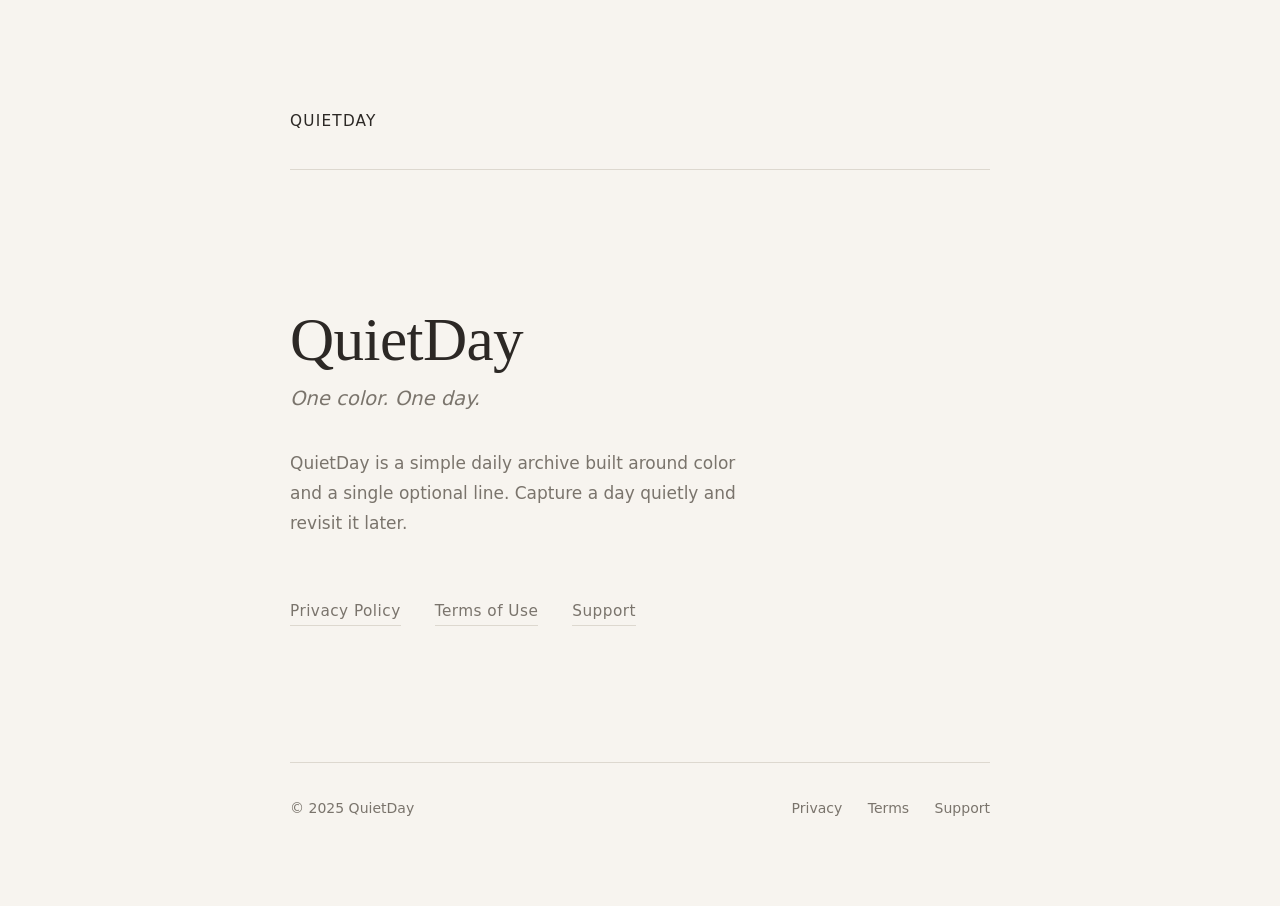
<file: index.html>
<!DOCTYPE html>
<html lang="en">
<head>
  <meta charset="UTF-8">
  <meta name="viewport" content="width=device-width, initial-scale=1.0">
  <title>QuietDay</title>
  <meta name="description" content="QuietDay is a simple daily archive built around color and a single optional line.">
  <link rel="stylesheet" href="assets/style.css">
</head>
<body>
  <div class="page">

    <header class="site-header">
      <a href="index.html">QuietDay</a>
    </header>

    <main>
      <section class="hero">
        <h1 class="hero-title">QuietDay</h1>
        <p class="hero-tagline">One color. One day.</p>
        <p class="hero-description">
          QuietDay is a simple daily archive built around color and a single
          optional line. Capture a day quietly and revisit it later.
        </p>

        <nav class="nav-links" aria-label="Site pages">
          <a href="privacy.html">Privacy Policy</a>
          <a href="terms.html">Terms of Use</a>
          <a href="support.html">Support</a>
        </nav>
      </section>
    </main>

    <footer class="site-footer">
      <span>&copy; 2025 QuietDay</span>
      <span class="spacer"></span>
      <a href="privacy.html">Privacy</a>
      <a href="terms.html">Terms</a>
      <a href="support.html">Support</a>
    </footer>

  </div>
</body>
</html>
</file>
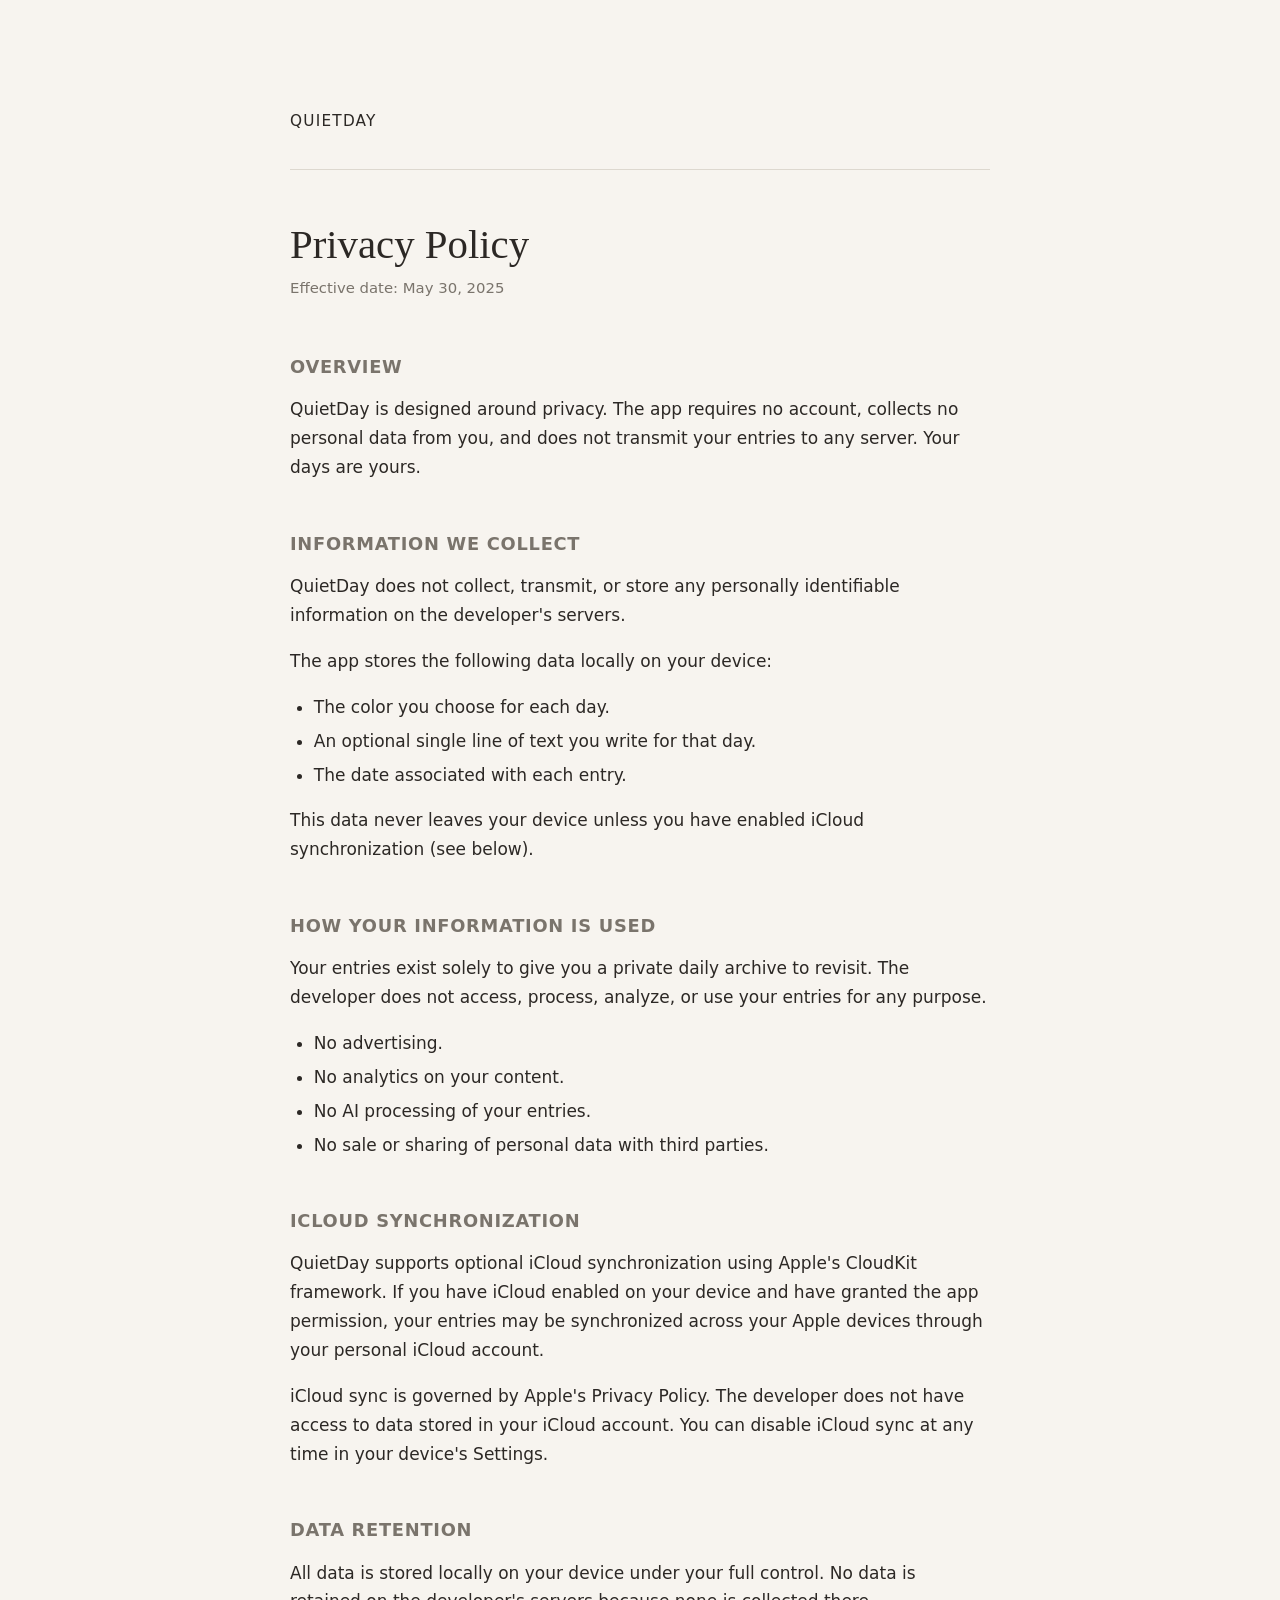
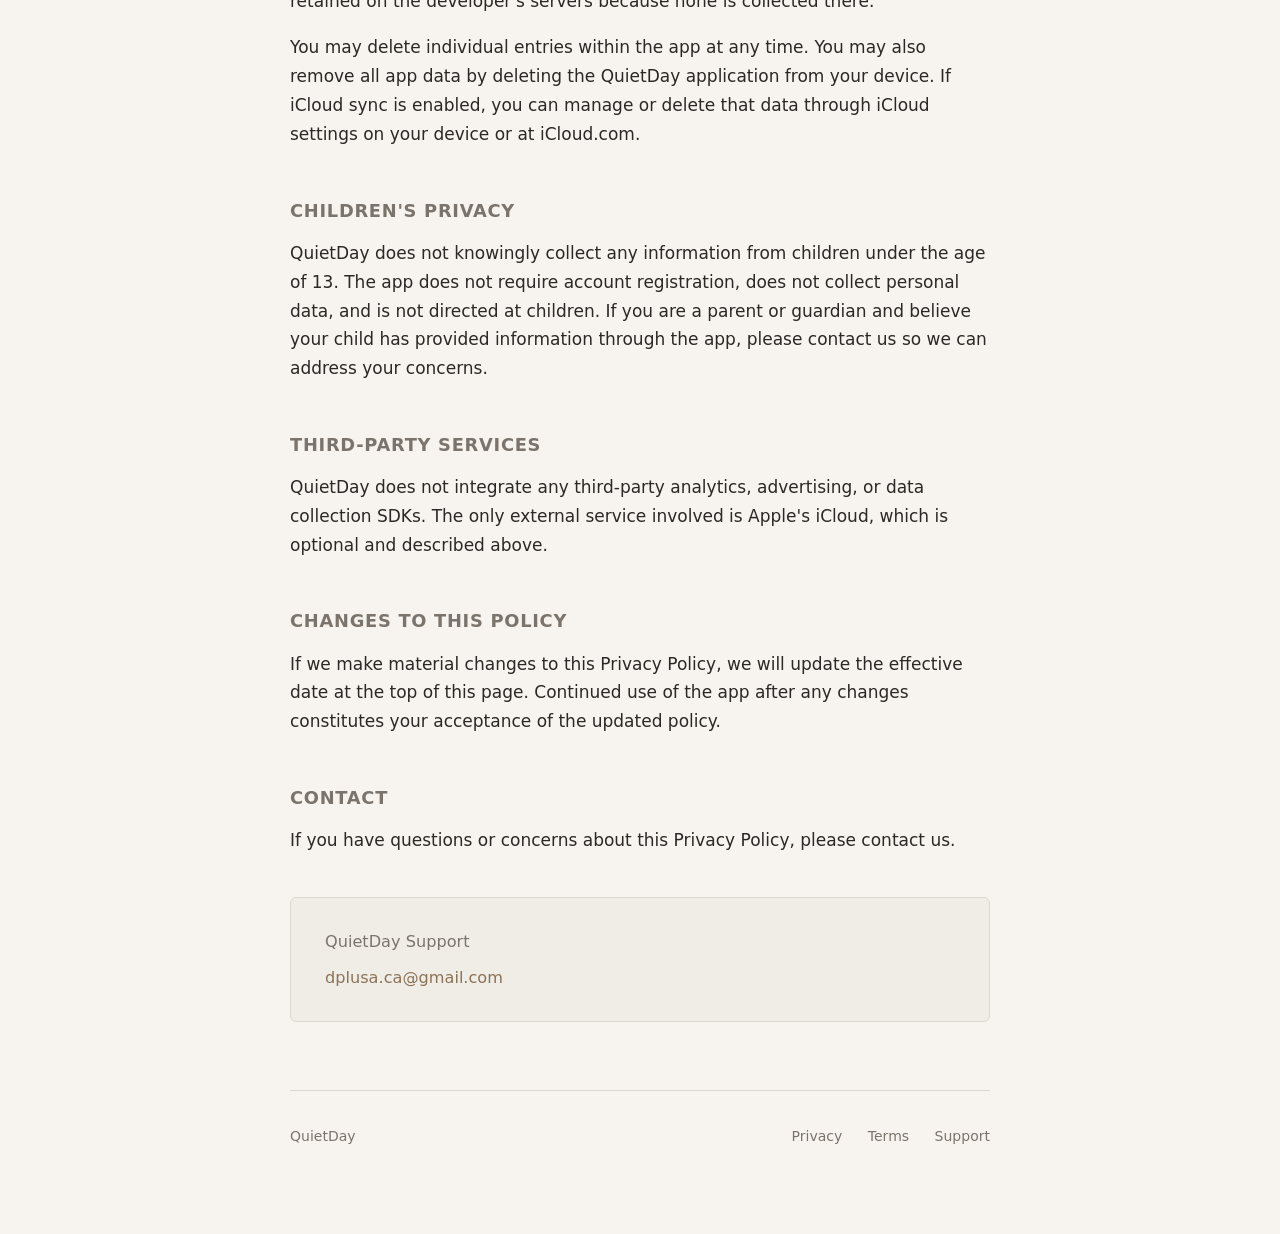
<file: privacy.html>
<!DOCTYPE html>
<html lang="en">
<head>
  <meta charset="UTF-8">
  <meta name="viewport" content="width=device-width, initial-scale=1.0">
  <title>Privacy Policy — QuietDay</title>
  <meta name="description" content="Privacy Policy for the QuietDay iOS app.">
  <link rel="stylesheet" href="assets/style.css">
</head>
<body>
  <div class="page">

    <header class="site-header">
      <a href="index.html">QuietDay</a>
    </header>

    <main>
      <h1 class="page-title">Privacy Policy</h1>
      <p class="page-meta">Effective date: May 30, 2025</p>

      <div class="prose">

        <h2>Overview</h2>
        <p>
          QuietDay is designed around privacy. The app requires no account, collects
          no personal data from you, and does not transmit your entries to any server.
          Your days are yours.
        </p>

        <h2>Information We Collect</h2>
        <p>
          QuietDay does not collect, transmit, or store any personally identifiable
          information on the developer's servers.
        </p>
        <p>
          The app stores the following data locally on your device:
        </p>
        <ul>
          <li>The color you choose for each day.</li>
          <li>An optional single line of text you write for that day.</li>
          <li>The date associated with each entry.</li>
        </ul>
        <p>
          This data never leaves your device unless you have enabled iCloud
          synchronization (see below).
        </p>

        <h2>How Your Information Is Used</h2>
        <p>
          Your entries exist solely to give you a private daily archive to revisit.
          The developer does not access, process, analyze, or use your entries for
          any purpose.
        </p>
        <ul>
          <li>No advertising.</li>
          <li>No analytics on your content.</li>
          <li>No AI processing of your entries.</li>
          <li>No sale or sharing of personal data with third parties.</li>
        </ul>

        <h2>iCloud Synchronization</h2>
        <p>
          QuietDay supports optional iCloud synchronization using Apple's CloudKit
          framework. If you have iCloud enabled on your device and have granted the
          app permission, your entries may be synchronized across your Apple devices
          through your personal iCloud account.
        </p>
        <p>
          iCloud sync is governed by Apple's Privacy Policy. The developer does not
          have access to data stored in your iCloud account. You can disable iCloud
          sync at any time in your device's Settings.
        </p>

        <h2>Data Retention</h2>
        <p>
          All data is stored locally on your device under your full control. No data
          is retained on the developer's servers because none is collected there.
        </p>
        <p>
          You may delete individual entries within the app at any time. You may also
          remove all app data by deleting the QuietDay application from your device.
          If iCloud sync is enabled, you can manage or delete that data through iCloud
          settings on your device or at iCloud.com.
        </p>

        <h2>Children's Privacy</h2>
        <p>
          QuietDay does not knowingly collect any information from children under the
          age of 13. The app does not require account registration, does not collect
          personal data, and is not directed at children. If you are a parent or
          guardian and believe your child has provided information through the app,
          please contact us so we can address your concerns.
        </p>

        <h2>Third-Party Services</h2>
        <p>
          QuietDay does not integrate any third-party analytics, advertising, or data
          collection SDKs. The only external service involved is Apple's iCloud,
          which is optional and described above.
        </p>

        <h2>Changes to This Policy</h2>
        <p>
          If we make material changes to this Privacy Policy, we will update the
          effective date at the top of this page. Continued use of the app after
          any changes constitutes your acceptance of the updated policy.
        </p>

        <h2>Contact</h2>
        <p>
          If you have questions or concerns about this Privacy Policy, please contact us.
        </p>

      </div>

      <div class="contact-block">
        <p>QuietDay Support</p>
        <p><a href="mailto:dplusa.ca@gmail.com">dplusa.ca@gmail.com</a></p>
      </div>
    </main>

    <footer class="site-footer">
      <a href="index.html">QuietDay</a>
      <span class="spacer"></span>
      <a href="privacy.html">Privacy</a>
      <a href="terms.html">Terms</a>
      <a href="support.html">Support</a>
    </footer>

  </div>
</body>
</html>
</file>
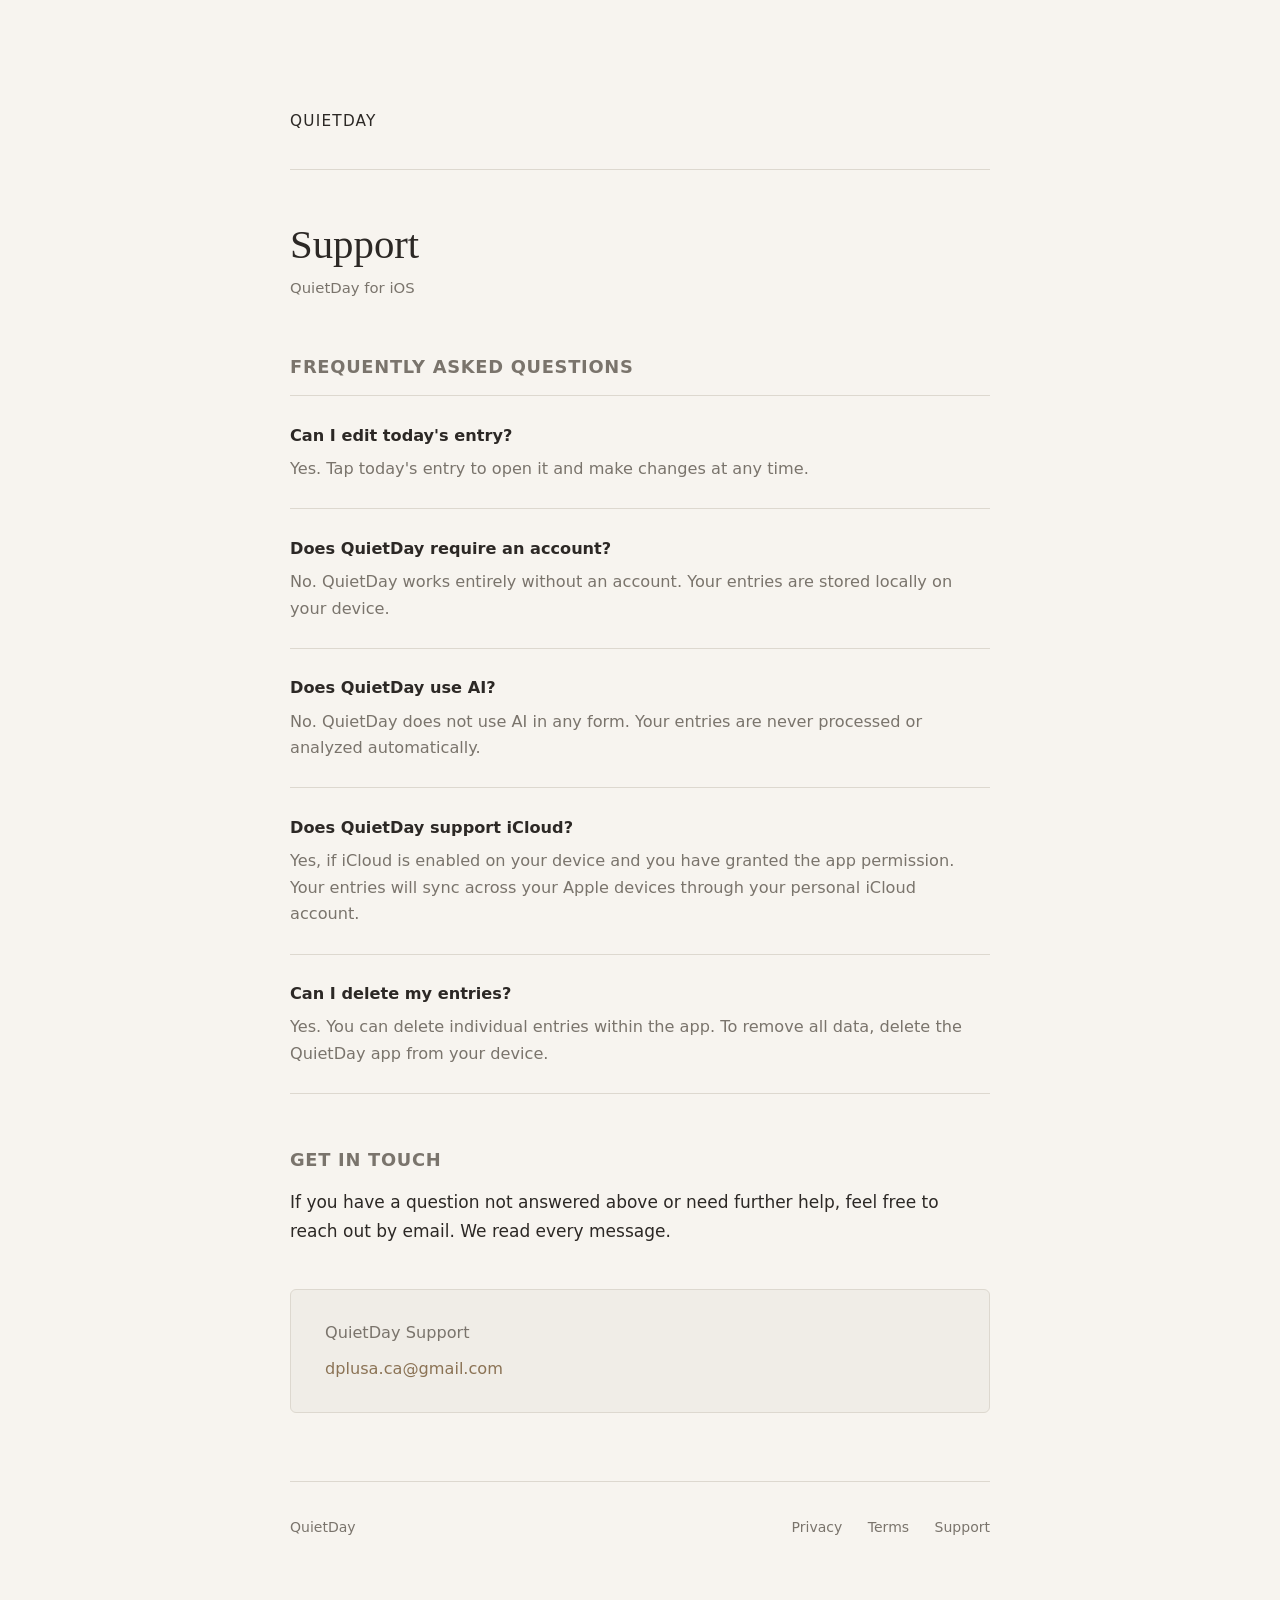
<file: support.html>
<!DOCTYPE html>
<html lang="en">
<head>
  <meta charset="UTF-8">
  <meta name="viewport" content="width=device-width, initial-scale=1.0">
  <title>Support — QuietDay</title>
  <meta name="description" content="Support and frequently asked questions for the QuietDay iOS app.">
  <link rel="stylesheet" href="assets/style.css">
</head>
<body>
  <div class="page">

    <header class="site-header">
      <a href="index.html">QuietDay</a>
    </header>

    <main>
      <h1 class="page-title">Support</h1>
      <p class="page-meta">QuietDay for iOS</p>

      <div class="prose">
        <h2>Frequently Asked Questions</h2>
      </div>

      <div class="faq-list">

        <div class="faq-item">
          <p class="faq-question">Can I edit today's entry?</p>
          <p class="faq-answer">Yes. Tap today's entry to open it and make changes at any time.</p>
        </div>

        <div class="faq-item">
          <p class="faq-question">Does QuietDay require an account?</p>
          <p class="faq-answer">
            No. QuietDay works entirely without an account. Your entries are stored
            locally on your device.
          </p>
        </div>

        <div class="faq-item">
          <p class="faq-question">Does QuietDay use AI?</p>
          <p class="faq-answer">
            No. QuietDay does not use AI in any form. Your entries are never processed
            or analyzed automatically.
          </p>
        </div>

        <div class="faq-item">
          <p class="faq-question">Does QuietDay support iCloud?</p>
          <p class="faq-answer">
            Yes, if iCloud is enabled on your device and you have granted the app
            permission. Your entries will sync across your Apple devices through your
            personal iCloud account.
          </p>
        </div>

        <div class="faq-item">
          <p class="faq-question">Can I delete my entries?</p>
          <p class="faq-answer">
            Yes. You can delete individual entries within the app. To remove all data,
            delete the QuietDay app from your device.
          </p>
        </div>

      </div>

      <div class="prose" style="margin-top: 3rem;">
        <h2>Get in Touch</h2>
        <p>
          If you have a question not answered above or need further help, feel free
          to reach out by email. We read every message.
        </p>
      </div>

      <div class="contact-block">
        <p>QuietDay Support</p>
        <p><a href="mailto:dplusa.ca@gmail.com">dplusa.ca@gmail.com</a></p>
      </div>
    </main>

    <footer class="site-footer">
      <a href="index.html">QuietDay</a>
      <span class="spacer"></span>
      <a href="privacy.html">Privacy</a>
      <a href="terms.html">Terms</a>
      <a href="support.html">Support</a>
    </footer>

  </div>
</body>
</html>
</file>
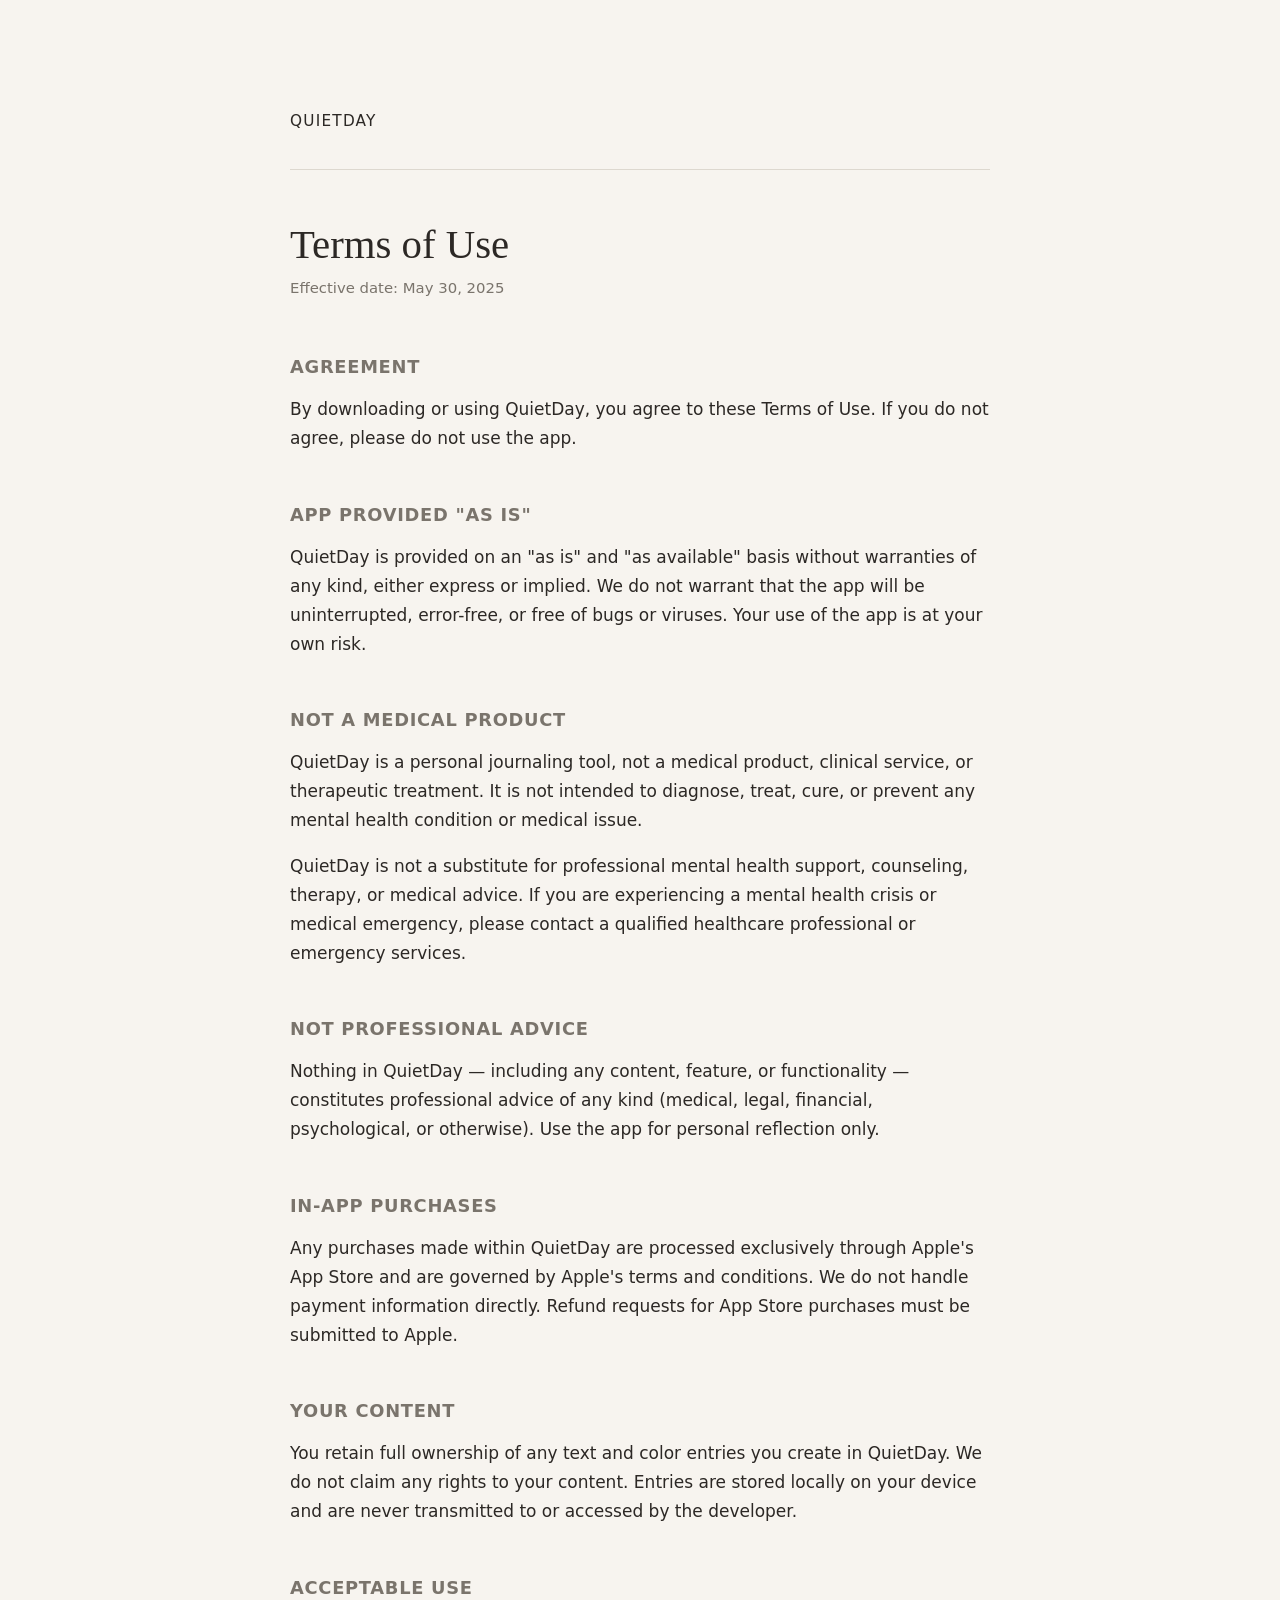
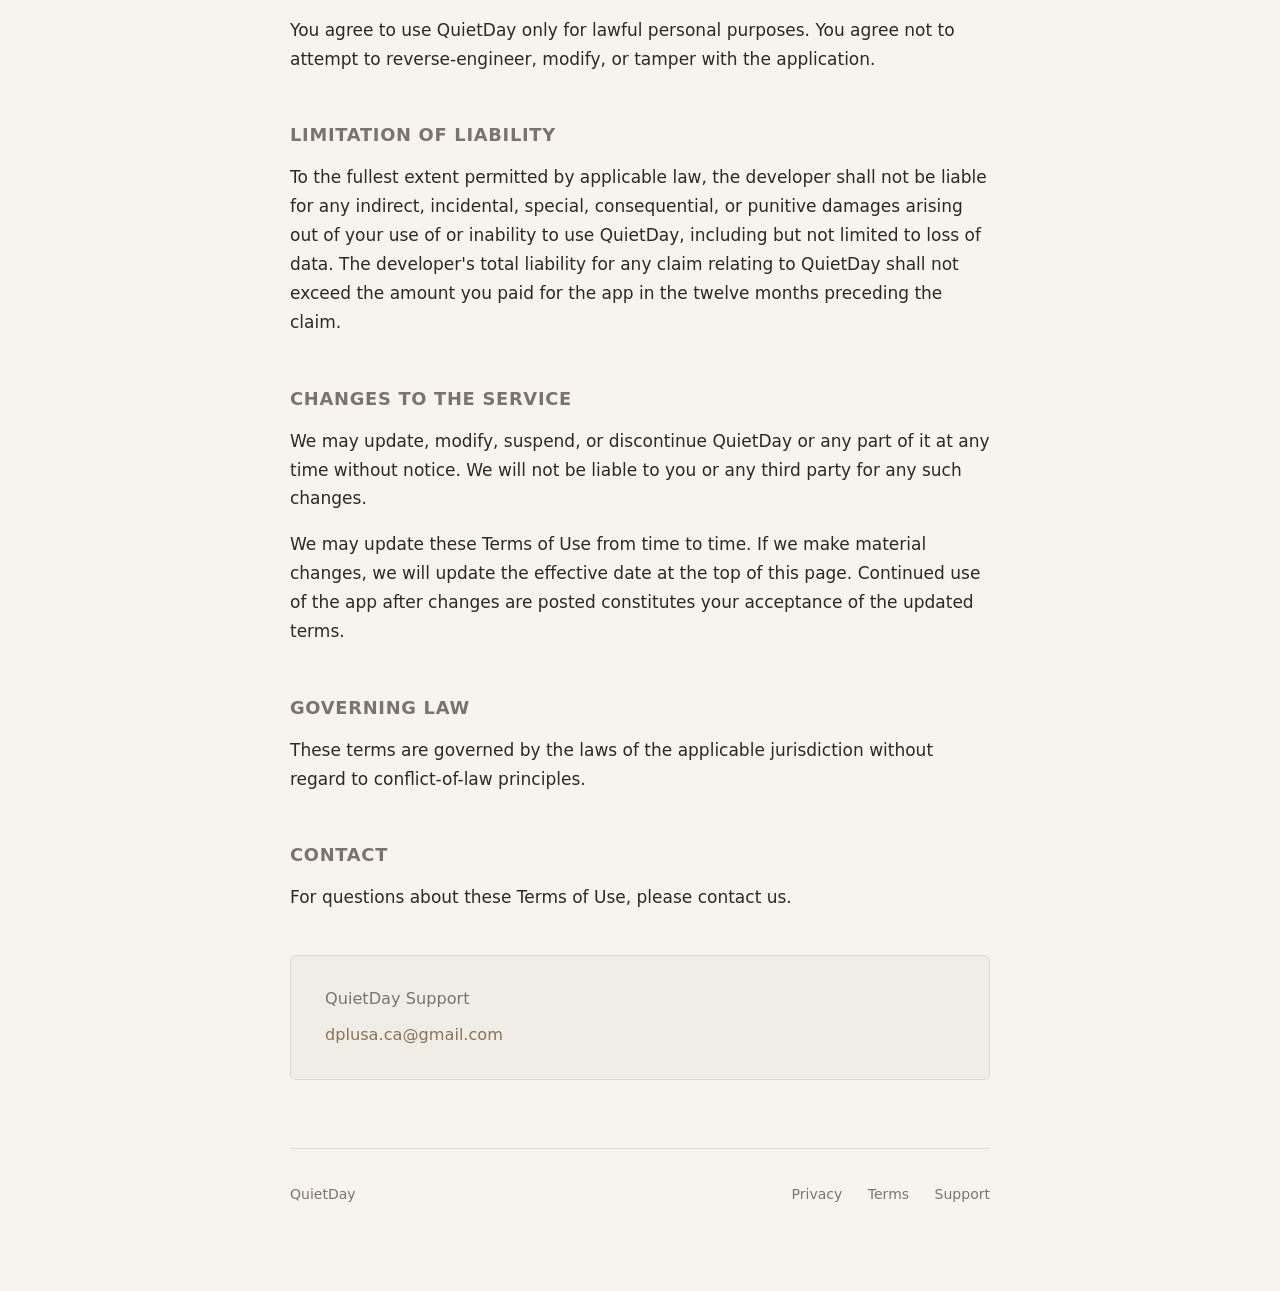
<file: terms.html>
<!DOCTYPE html>
<html lang="en">
<head>
  <meta charset="UTF-8">
  <meta name="viewport" content="width=device-width, initial-scale=1.0">
  <title>Terms of Use — QuietDay</title>
  <meta name="description" content="Terms of Use for the QuietDay iOS app.">
  <link rel="stylesheet" href="assets/style.css">
</head>
<body>
  <div class="page">

    <header class="site-header">
      <a href="index.html">QuietDay</a>
    </header>

    <main>
      <h1 class="page-title">Terms of Use</h1>
      <p class="page-meta">Effective date: May 30, 2025</p>

      <div class="prose">

        <h2>Agreement</h2>
        <p>
          By downloading or using QuietDay, you agree to these Terms of Use. If you
          do not agree, please do not use the app.
        </p>

        <h2>App Provided "As Is"</h2>
        <p>
          QuietDay is provided on an "as is" and "as available" basis without
          warranties of any kind, either express or implied. We do not warrant that
          the app will be uninterrupted, error-free, or free of bugs or viruses. Your
          use of the app is at your own risk.
        </p>

        <h2>Not a Medical Product</h2>
        <p>
          QuietDay is a personal journaling tool, not a medical product, clinical
          service, or therapeutic treatment. It is not intended to diagnose, treat,
          cure, or prevent any mental health condition or medical issue.
        </p>
        <p>
          QuietDay is not a substitute for professional mental health support,
          counseling, therapy, or medical advice. If you are experiencing a mental
          health crisis or medical emergency, please contact a qualified healthcare
          professional or emergency services.
        </p>

        <h2>Not Professional Advice</h2>
        <p>
          Nothing in QuietDay — including any content, feature, or functionality —
          constitutes professional advice of any kind (medical, legal, financial,
          psychological, or otherwise). Use the app for personal reflection only.
        </p>

        <h2>In-App Purchases</h2>
        <p>
          Any purchases made within QuietDay are processed exclusively through Apple's
          App Store and are governed by Apple's terms and conditions. We do not handle
          payment information directly. Refund requests for App Store purchases must be
          submitted to Apple.
        </p>

        <h2>Your Content</h2>
        <p>
          You retain full ownership of any text and color entries you create in
          QuietDay. We do not claim any rights to your content. Entries are stored
          locally on your device and are never transmitted to or accessed by the
          developer.
        </p>

        <h2>Acceptable Use</h2>
        <p>
          You agree to use QuietDay only for lawful personal purposes. You agree not
          to attempt to reverse-engineer, modify, or tamper with the application.
        </p>

        <h2>Limitation of Liability</h2>
        <p>
          To the fullest extent permitted by applicable law, the developer shall not
          be liable for any indirect, incidental, special, consequential, or punitive
          damages arising out of your use of or inability to use QuietDay, including
          but not limited to loss of data. The developer's total liability for any
          claim relating to QuietDay shall not exceed the amount you paid for the app
          in the twelve months preceding the claim.
        </p>

        <h2>Changes to the Service</h2>
        <p>
          We may update, modify, suspend, or discontinue QuietDay or any part of it
          at any time without notice. We will not be liable to you or any third party
          for any such changes.
        </p>
        <p>
          We may update these Terms of Use from time to time. If we make material
          changes, we will update the effective date at the top of this page.
          Continued use of the app after changes are posted constitutes your
          acceptance of the updated terms.
        </p>

        <h2>Governing Law</h2>
        <p>
          These terms are governed by the laws of the applicable jurisdiction without
          regard to conflict-of-law principles.
        </p>

        <h2>Contact</h2>
        <p>
          For questions about these Terms of Use, please contact us.
        </p>

      </div>

      <div class="contact-block">
        <p>QuietDay Support</p>
        <p><a href="mailto:dplusa.ca@gmail.com">dplusa.ca@gmail.com</a></p>
      </div>
    </main>

    <footer class="site-footer">
      <a href="index.html">QuietDay</a>
      <span class="spacer"></span>
      <a href="privacy.html">Privacy</a>
      <a href="terms.html">Terms</a>
      <a href="support.html">Support</a>
    </footer>

  </div>
</body>
</html>
</file>
<file: assets/style.css>
/* ── Reset & base ── */
*, *::before, *::after {
  box-sizing: border-box;
  margin: 0;
  padding: 0;
}

/* ── Tokens ── */
:root {
  --bg:        #f7f4ef;
  --surface:   #f0ede7;
  --text:      #2c2825;
  --muted:     #7a746c;
  --accent:    #8b7355;
  --border:    #ddd8cf;
  --max-width: 700px;
  --font:      -apple-system, BlinkMacSystemFont, "Segoe UI", system-ui, sans-serif;
  --font-serif: Georgia, "Times New Roman", serif;
}

@media (prefers-color-scheme: dark) {
  :root {
    --bg:      #1a1917;
    --surface: #222120;
    --text:    #e8e3db;
    --muted:   #8c8680;
    --accent:  #b8976a;
    --border:  #312f2c;
  }
}

/* ── Document ── */
html {
  font-size: 17px;
  -webkit-text-size-adjust: 100%;
}

body {
  background-color: var(--bg);
  color: var(--text);
  font-family: var(--font);
  line-height: 1.7;
  padding: 0 1.25rem;
}

/* ── Layout ── */
.page {
  max-width: var(--max-width);
  margin: 0 auto;
  padding: 4rem 0 5rem;
}

/* ── Site header ── */
.site-header {
  padding: 2.25rem 0 2rem;
  border-bottom: 1px solid var(--border);
  margin-bottom: 3rem;
}

.site-header a {
  text-decoration: none;
  color: var(--text);
  font-size: 0.9rem;
  letter-spacing: 0.08em;
  text-transform: uppercase;
  font-weight: 500;
}

.site-header a:hover {
  color: var(--accent);
}

/* ── Hero (index only) ── */
.hero {
  padding: 5rem 0 4rem;
}

.hero-title {
  font-family: var(--font-serif);
  font-size: clamp(2.4rem, 6vw, 3.6rem);
  font-weight: normal;
  letter-spacing: -0.01em;
  line-height: 1.1;
  color: var(--text);
  margin-bottom: 0.5rem;
}

.hero-tagline {
  font-size: 1.15rem;
  color: var(--muted);
  font-style: italic;
  margin-bottom: 2rem;
}

.hero-description {
  font-size: 1rem;
  color: var(--muted);
  max-width: 480px;
  line-height: 1.75;
}

/* ── Page heading ── */
.page-title {
  font-family: var(--font-serif);
  font-size: clamp(1.75rem, 4vw, 2.4rem);
  font-weight: normal;
  color: var(--text);
  margin-bottom: 0.35rem;
  line-height: 1.2;
}

.page-meta {
  font-size: 0.875rem;
  color: var(--muted);
  margin-bottom: 3rem;
}

/* ── Prose ── */
.prose h2 {
  font-size: 1.05rem;
  font-weight: 600;
  letter-spacing: 0.04em;
  text-transform: uppercase;
  color: var(--muted);
  margin-top: 2.75rem;
  margin-bottom: 0.75rem;
}

.prose h2:first-child {
  margin-top: 0;
}

.prose p {
  margin-bottom: 1rem;
  color: var(--text);
}

.prose p:last-child {
  margin-bottom: 0;
}

.prose ul,
.prose ol {
  padding-left: 1.4rem;
  margin-bottom: 1rem;
  color: var(--text);
}

.prose li {
  margin-bottom: 0.3rem;
}

.prose a {
  color: var(--accent);
  text-decoration: none;
  border-bottom: 1px solid transparent;
  transition: border-color 0.15s;
}

.prose a:hover {
  border-bottom-color: var(--accent);
}

.prose hr {
  border: none;
  border-top: 1px solid var(--border);
  margin: 2.5rem 0;
}

/* ── FAQ ── */
.faq-item {
  padding: 1.5rem 0;
  border-bottom: 1px solid var(--border);
}

.faq-item:first-child {
  border-top: 1px solid var(--border);
}

.faq-question {
  font-weight: 600;
  font-size: 0.95rem;
  color: var(--text);
  margin-bottom: 0.4rem;
}

.faq-answer {
  color: var(--muted);
  font-size: 0.95rem;
  line-height: 1.65;
}

/* ── Contact block ── */
.contact-block {
  background: var(--surface);
  border: 1px solid var(--border);
  border-radius: 6px;
  padding: 1.75rem 2rem;
  margin-top: 2.5rem;
}

.contact-block p {
  color: var(--muted);
  font-size: 0.95rem;
  margin-bottom: 0.5rem;
}

.contact-block p:last-child {
  margin-bottom: 0;
}

.contact-block a {
  color: var(--accent);
  text-decoration: none;
}

.contact-block a:hover {
  text-decoration: underline;
}

/* ── Navigation links (index) ── */
.nav-links {
  display: flex;
  gap: 2rem;
  margin-top: 3.5rem;
  flex-wrap: wrap;
}

.nav-links a {
  font-size: 0.9rem;
  color: var(--muted);
  text-decoration: none;
  letter-spacing: 0.03em;
  border-bottom: 1px solid var(--border);
  padding-bottom: 1px;
  transition: color 0.15s, border-color 0.15s;
}

.nav-links a:hover {
  color: var(--text);
  border-bottom-color: var(--text);
}

/* ── Footer ── */
.site-footer {
  margin-top: 4rem;
  padding-top: 2rem;
  border-top: 1px solid var(--border);
  font-size: 0.825rem;
  color: var(--muted);
  display: flex;
  gap: 1.5rem;
  flex-wrap: wrap;
  align-items: center;
}

.site-footer a {
  color: var(--muted);
  text-decoration: none;
}

.site-footer a:hover {
  color: var(--text);
}

.site-footer .spacer {
  flex: 1;
}

/* ── Responsive ── */
@media (max-width: 480px) {
  html { font-size: 16px; }
  .page { padding: 2.5rem 0 4rem; }
  .hero { padding: 3rem 0 2.5rem; }
  .contact-block { padding: 1.25rem 1.25rem; }
  .nav-links { gap: 1.25rem; }
  .site-footer { gap: 1rem; }
}
</file>
